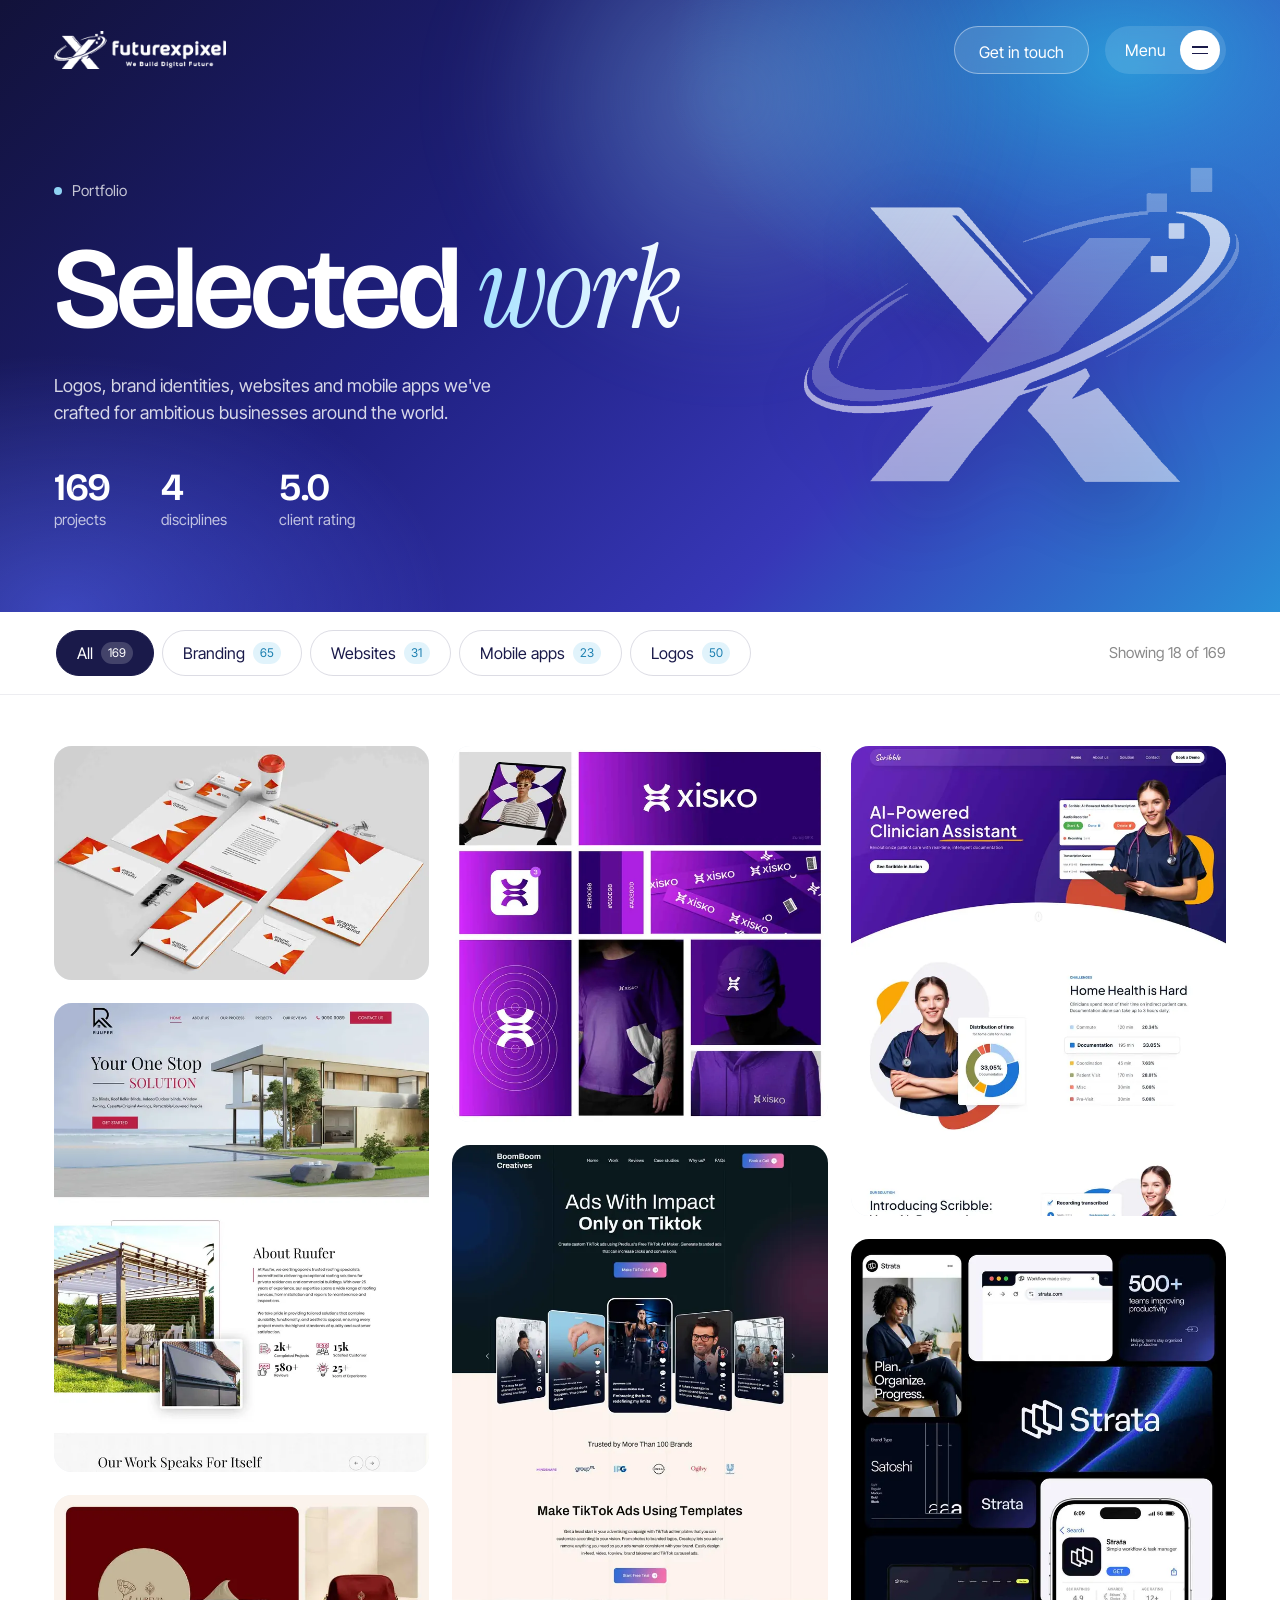
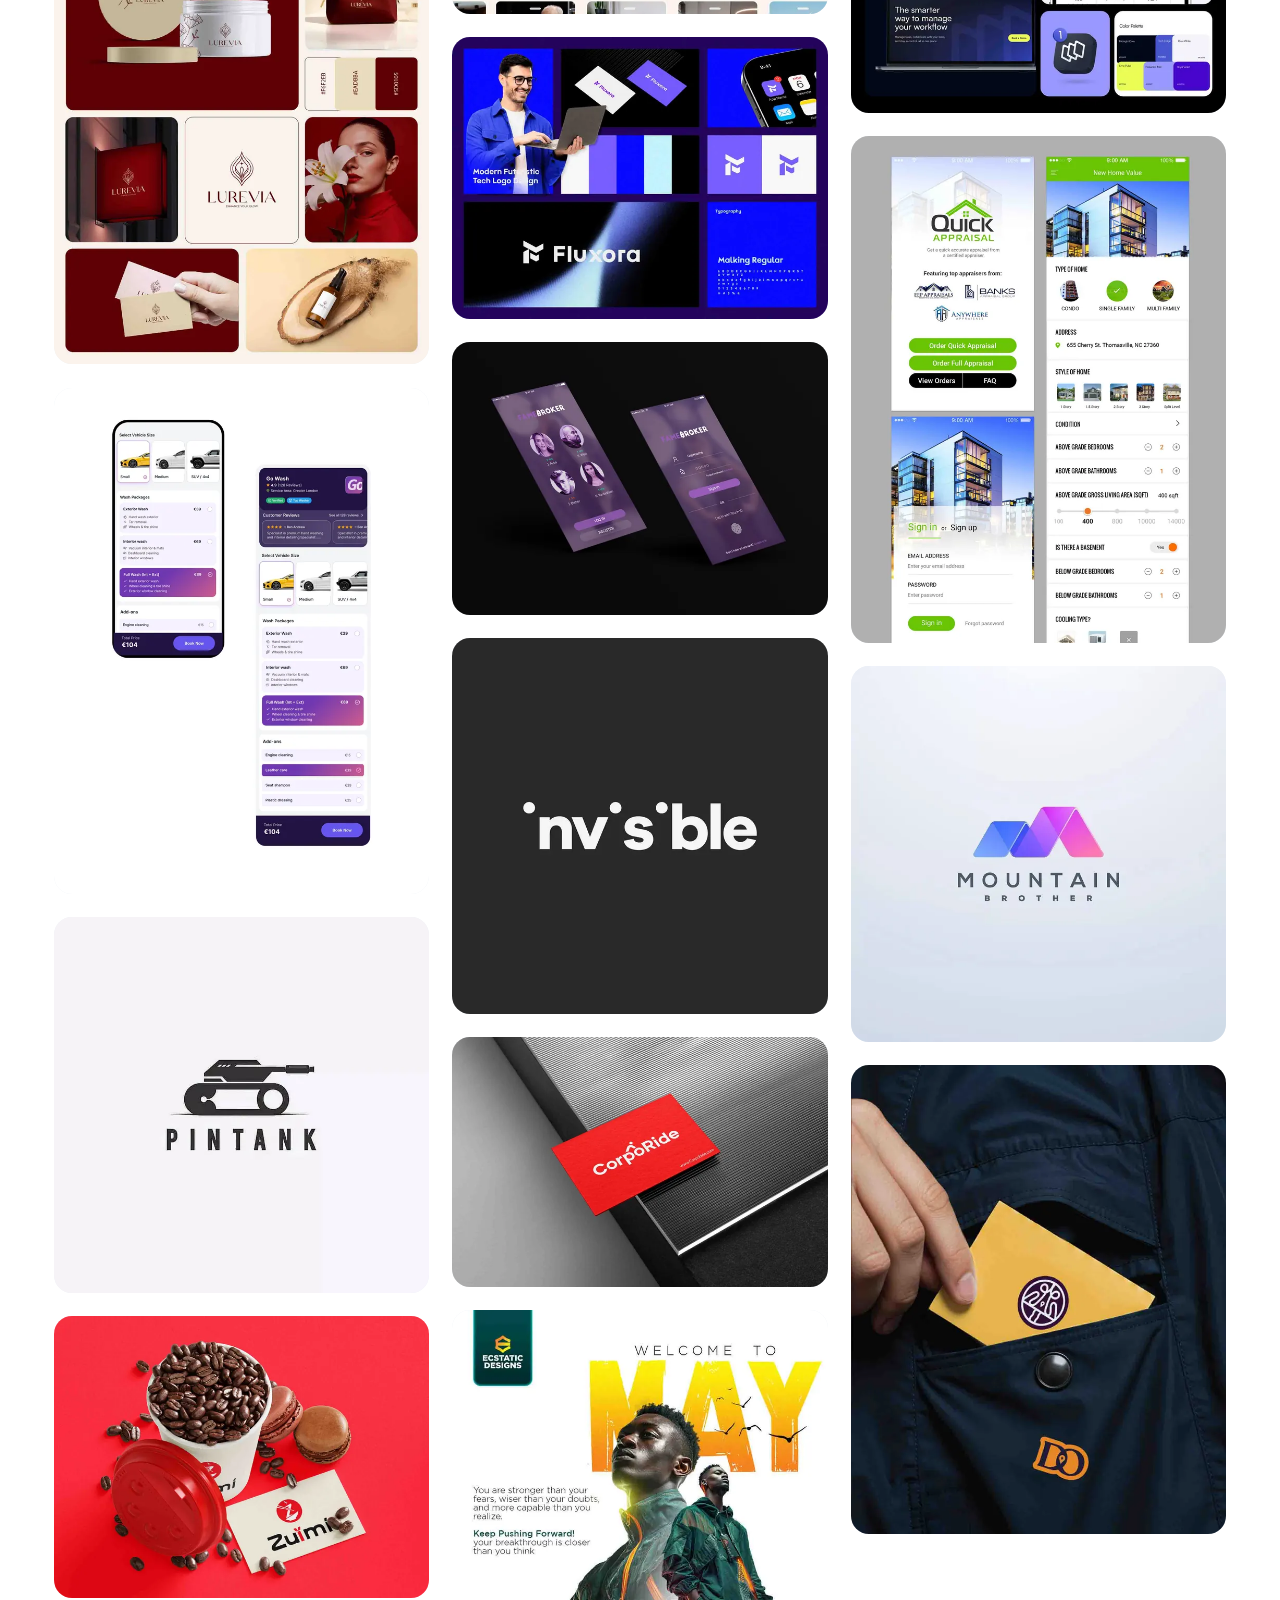
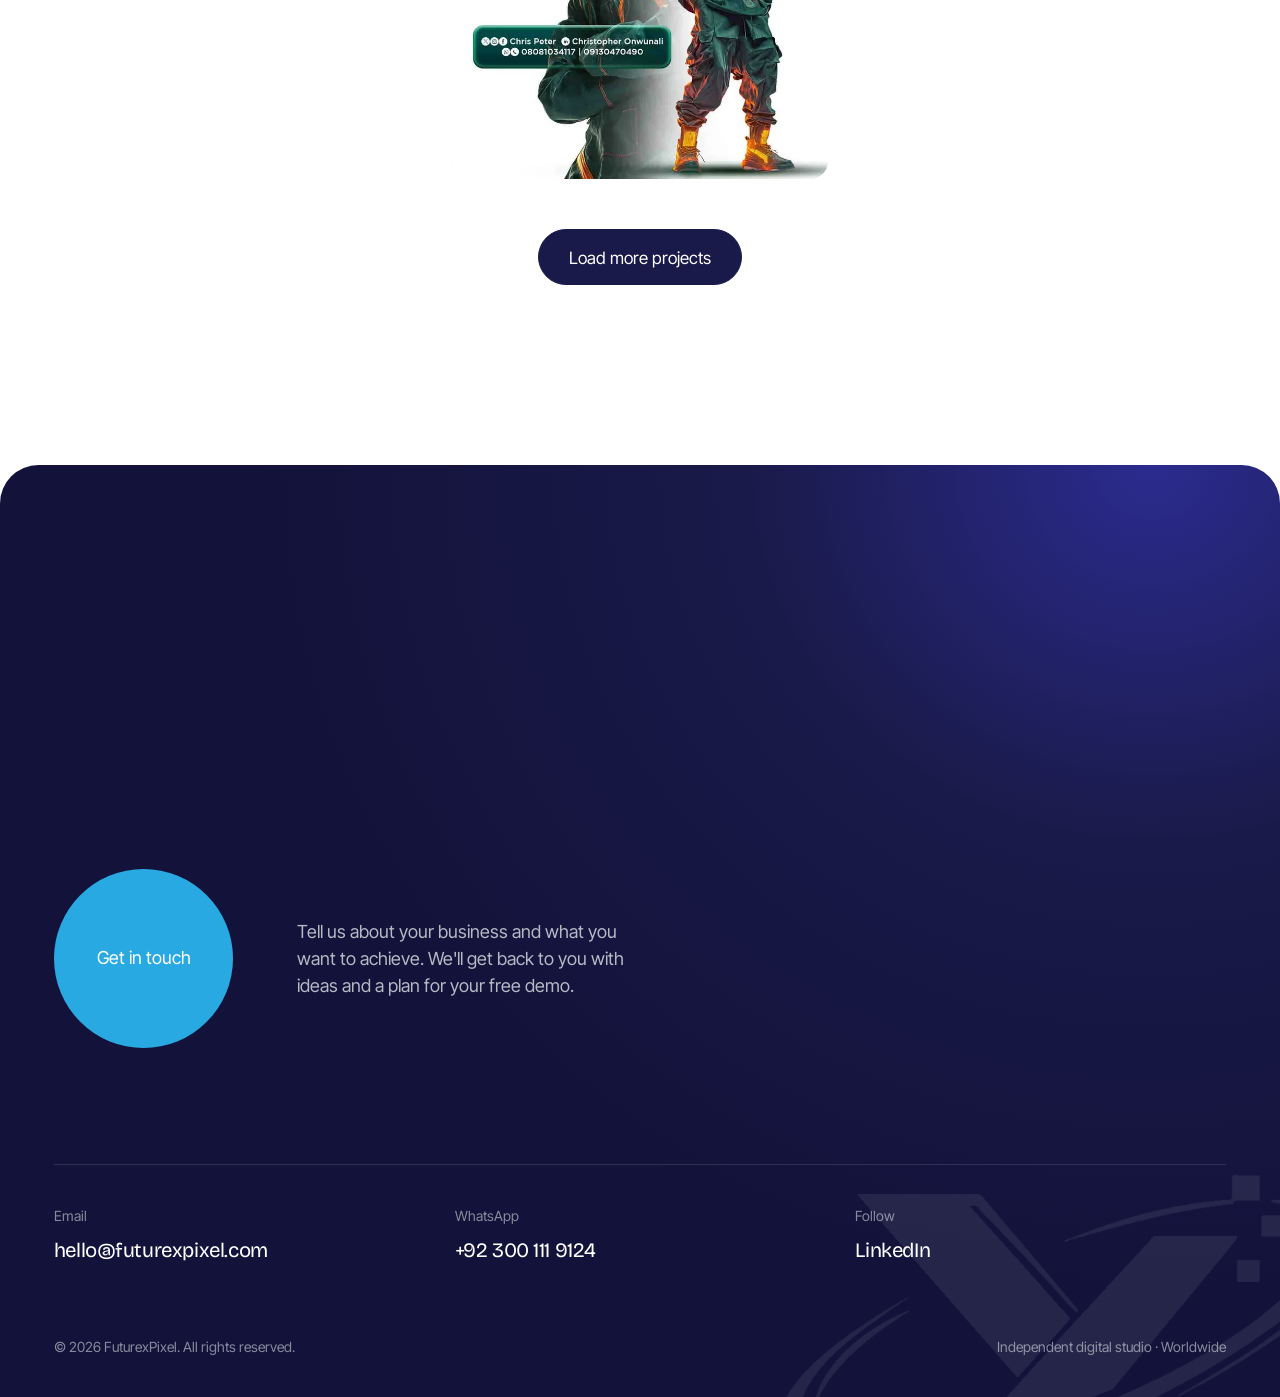
<file: portfolio.html>
<!DOCTYPE html>
<html lang="en">
<head>
<meta charset="UTF-8">
<link rel="preload" href="bricolage-grotesque-normal-ad33cbc6.woff2" as="font" type="font/woff2" crossorigin>
<link rel="preload" href="inter-tight-normal-f5af7a76.woff2" as="font" type="font/woff2" crossorigin>
<link rel="preload" href="instrument-serif-italic-bc891bdd.woff2" as="font" type="font/woff2" crossorigin>

<style id="pre-css">
#pre{position:fixed;inset:0;z-index:10000;display:grid;place-items:center;background:linear-gradient(135deg,#12123a 0%,#1f2080 45%,#3737B7 75%,#2a8fd8 100%);transition:transform 1s cubic-bezier(.77,0,.18,1)}
#pre.done{transform:translateY(-100%)}
#pre .pw{position:relative;display:grid;justify-items:center;gap:26px}
#pre .px{width:104px;height:auto;filter:brightness(0) invert(1);opacity:0;transform:scale(.4) rotate(-40deg);animation:preX .65s 0s cubic-bezier(.2,.8,.2,1) forwards}
#pre .pc{position:relative;width:170px;height:170px;display:grid;place-items:center}
#pre .pr{position:absolute;inset:0;border-radius:50%;border:1.5px solid rgba(255,255,255,.15);border-top-color:#8fd3f4;animation:preSpin 1.1s linear infinite}
#pre .pb{width:160px;height:2px;border-radius:2px;background:rgba(255,255,255,.18);overflow:hidden}
#pre .pb i{display:block;height:100%;width:0;background:linear-gradient(90deg,#8fd3f4,#fff);transition:width .3s}
#pre .pt{font:500 13px/1 "Inter Tight",Arial,sans-serif;letter-spacing:.3em;color:rgba(255,255,255,.7);text-transform:uppercase;padding-left:.3em}
@keyframes preX{to{opacity:1;transform:none}}
@keyframes preSpin{to{transform:rotate(360deg)}}
@media (prefers-reduced-motion:reduce){#pre .px{animation:none;opacity:1;transform:none}#pre .pr{animation:none}}
</style>

<meta name="viewport" content="width=device-width,initial-scale=1.0,maximum-scale=5.0,user-scalable=yes">
<meta name="google-site-verification" content="RNOLKWc8d08kr5Mu3lj3fkAYYVjPKPCxXwUdIUZVFBs" />
<title>Portfolio — FuturexPixel | Logos, Websites, Apps & Brand Identities</title>
<meta name="description" content="Browse the FuturexPixel portfolio: logo design, brand identities, websites and mobile apps created for ambitious businesses worldwide.">
<meta name="robots" content="index, follow, max-image-preview:large">
<meta name="theme-color" content="#ffffff">
<link rel="canonical" href="https://futurexpixel.com/portfolio.html">
<link rel="icon" type="image/png" href="favicon.png">
<link rel="apple-touch-icon" href="favicon.png">
<meta property="og:type" content="website">
<meta property="og:url" content="https://futurexpixel.com/portfolio.html">
<meta property="og:title" content="FuturexPixel — Independent Digital Studio">
<meta property="og:description" content="We build digital futures. Independent studio crafting world-class websites, brand identities & UI/UX experiences for ambitious brands worldwide.">
<meta property="og:image" content="og-image.jpg">
<meta name="twitter:card" content="summary_large_image">
<style id="fonts-embedded">
@font-face{font-family:"Bricolage Grotesque";font-style:normal;font-display:swap;font-weight:200 800;src:url(bricolage-grotesque-normal-ad33cbc6.woff2) format("woff2")}
@font-face{font-family:"Instrument Serif";font-style:italic;font-display:swap;font-weight:400;src:url(instrument-serif-italic-bc891bdd.woff2) format("woff2")}
@font-face{font-family:"Instrument Serif";font-style:normal;font-display:swap;font-weight:400;src:url(instrument-serif-normal-9b8dd1ec.woff2) format("woff2")}
@font-face{font-family:"Inter Tight";font-style:normal;font-display:swap;font-weight:100 900;src:url(inter-tight-normal-f5af7a76.woff2) format("woff2")}
@font-face{font-family:"Inter Tight";font-style:italic;font-display:swap;font-weight:100 900;src:url(inter-tight-italic-1f60d94a.woff2) format("woff2")}
</style>
<style>
:root{--ink:#000;--bg:#fff;--gray:#8a8a8a;--line:#e6e6e6;--soft:#f3f3f3;--brand:#3737B7;--ease:cubic-bezier(.2,.8,.2,1);--pad:clamp(20px,4.2vw,64px)}
*,*::before,*::after{box-sizing:border-box}
html{-webkit-text-size-adjust:100%}
body{margin:0;background:var(--bg);color:var(--ink);font-family:"Inter Tight",-apple-system,BlinkMacSystemFont,"Helvetica Neue",Arial,sans-serif;font-size:18px;line-height:1.5;-webkit-font-smoothing:antialiased;overflow-x:clip}
img{display:block;max-width:100%}
a{color:inherit;text-decoration:none}
button{font:inherit;color:inherit;background:none;border:0;cursor:pointer;padding:0}
::selection{background:var(--ink);color:#fff}
.wrap{padding:0 var(--pad)}
h1,h2,h3{font-weight:400;margin:0;letter-spacing:-.045em;line-height:.98}

/* ---------- cursor ---------- */
.cur{position:fixed;left:0;top:0;width:12px;height:12px;margin:-6px 0 0 -6px;border-radius:50%;background:#000;pointer-events:none;z-index:9999;
  display:grid;place-items:center;transition:width .35s var(--ease),height .35s var(--ease),margin .35s var(--ease),background .3s,opacity .3s;will-change:transform}
.cur span{font-size:14px;font-weight:500;color:#fff;opacity:0;transition:opacity .2s;white-space:nowrap}
.cur.is-link{width:56px;height:56px;margin:-28px 0 0 -28px;background:rgba(0,0,0,.08);backdrop-filter:blur(2px)}
.cur.is-text{width:108px;height:108px;margin:-54px 0 0 -54px;background:#000}.cur.is-text span{opacity:1}
.cur.is-light{background:#fff}.cur.is-light span{color:#000}
.cur.is-hidden{opacity:0}
@media (hover:none),(pointer:coarse){.cur{display:none}}

/* ---------- buttons ---------- */
.btn{position:relative;display:inline-flex;align-items:center;justify-content:center;gap:10px;height:56px;padding:0 30px;border-radius:99px;border:1px solid currentColor;font-size:17px;font-weight:400;overflow:hidden;isolation:isolate;white-space:nowrap}
.btn::before{content:"";position:absolute;left:-10%;right:-10%;top:100%;height:0;padding-bottom:120%;border-radius:50%;background:var(--ink);z-index:-1;transition:transform .55s var(--ease);transform:translateY(0)}
.btn:hover::before{transform:translateY(-78%)}
.btn .t{position:relative;display:block;overflow:hidden;height:1.25em}
.btn .t i{display:block;font-style:normal;transition:transform .45s var(--ease)}
.btn .t i:last-child{position:absolute;left:0;top:100%}
.btn:hover .t i{transform:translateY(-100%)}
.btn:hover{color:#fff;border-color:var(--ink)}
.btn.dark{background:var(--ink);color:#fff;border-color:var(--ink)}
.btn.dark::before{background:var(--brand)}.btn.dark:hover{border-color:var(--brand)}
.btn.light{color:#fff;border-color:rgba(255,255,255,.4)}.btn.light::before{background:#fff}.btn.light:hover{color:#000;border-color:#fff}
.mag{display:inline-block;will-change:transform;transition:transform .5s var(--ease)}

/* ---------- header ---------- */
.hdr{position:fixed;left:0;right:0;top:0;z-index:100;display:flex;align-items:center;justify-content:space-between;padding:26px var(--pad);transition:transform .5s var(--ease)}
.hdr.hide{transform:translateY(-110%)}
.logo img{height:38px;width:auto}
.hdr-r{display:flex;align-items:center;gap:16px}
.hdr .btn{height:48px;padding:0 24px;font-size:16px;background:rgba(255,255,255,.7);backdrop-filter:blur(10px)}
.menu-btn{display:flex;align-items:center;gap:14px;height:48px;padding:0 6px 0 20px;border-radius:99px;background:rgba(255,255,255,.7);backdrop-filter:blur(10px);font-size:16px}
.burger{width:40px;height:40px;border-radius:50%;background:#000;display:grid;place-content:center;gap:5px}
.burger i{display:block;width:16px;height:1.5px;background:#fff;transition:transform .4s var(--ease)}
.menu-open .burger i:first-child{transform:translateY(3.25px) rotate(45deg)}.menu-open .burger i:last-child{transform:translateY(-3.25px) rotate(-45deg)}

/* full-screen menu */
.menu{position:fixed;inset:0;z-index:90;background:#0a0a0a;color:#fff;display:grid;grid-template-columns:1.4fr 1fr;align-items:end;gap:40px;padding:140px var(--pad) 50px;
  clip-path:circle(0% at calc(100% - 60px) 50px);transition:clip-path .9s cubic-bezier(.77,0,.18,1);visibility:hidden}
.menu-open .menu{clip-path:circle(150% at calc(100% - 60px) 50px);visibility:visible}
.menu-open .hdr .logo img{filter:brightness(0) invert(1)}
.menu-open .menu-btn{background:rgba(255,255,255,.1);color:#fff}.menu-open .burger{background:#fff}.menu-open .burger i{background:#000}
.menu-open .hdr>.hdr-r>.btn{opacity:0;pointer-events:none}
.menu nav a{display:block;font-size:clamp(44px,7vw,104px);line-height:1.02;letter-spacing:-.045em;overflow:hidden}
.menu nav a span{display:inline-block;transform:translateY(105%);transition:transform .8s var(--ease),color .3s}
.menu-open .menu nav a span{transform:none}
.menu nav a:nth-child(2) span{transition-delay:.05s}.menu nav a:nth-child(3) span{transition-delay:.1s}.menu nav a:nth-child(4) span{transition-delay:.15s}.menu nav a:nth-child(5) span{transition-delay:.2s}
.menu nav a:hover span{color:#7c8cff;font-style:italic}
.menu-side{font-size:17px;color:#9a9a9a;display:grid;gap:34px}
.menu-side small{display:block;color:#666;font-size:14px;margin-bottom:8px}
.menu-side a{color:#fff;display:block}.menu-side a:hover{color:#7c8cff}

/* ---------- reveal ---------- */
.ln{display:block;overflow:hidden;padding-bottom:.08em;margin-bottom:-.08em}
.ln>span{display:inline-block;transform:translateY(110%);transition:transform 1.1s var(--ease)}
.in .ln>span,.ln.in>span{transform:none}
.fade{opacity:0;transform:translateY(40px);transition:opacity 1s var(--ease),transform 1s var(--ease)}
.fade.in{opacity:1;transform:none}

/* ---------- hero ---------- */
.hero{padding:clamp(150px,20vh,210px) var(--pad) 70px}
.hero h1{font-size:clamp(52px,9.4vw,168px);font-weight:400}
.hero h1 .ln:nth-child(2)>span{transition-delay:.08s}.hero h1 .ln:nth-child(3)>span{transition-delay:.16s}
.pill{display:inline-block;vertical-align:.02em;width:1.55em;height:.78em;border-radius:99px;overflow:hidden;position:relative;margin:0 .06em;background:#eee}
.pill img{position:absolute;inset:0;width:100%;height:100%;object-fit:cover;opacity:0;transition:opacity .7s}.pill img.on{opacity:1}
.hero h1 em{font-style:italic;font-weight:300}
.hero-b{display:grid;grid-template-columns:1fr auto;align-items:end;gap:40px;margin-top:clamp(40px,6vh,70px)}
.hero-b p{font-size:clamp(18px,1.6vw,23px);line-height:1.45;max-width:30ch;margin:0;color:#111}
.hero-b .avail{display:flex;align-items:center;gap:10px;font-size:15px;color:var(--gray);margin-bottom:18px}
.hero-b .avail i{width:8px;height:8px;border-radius:50%;background:#1fbf5b;box-shadow:0 0 0 4px rgba(31,191,91,.18);animation:blink 2s infinite}
@keyframes blink{50%{box-shadow:0 0 0 8px rgba(31,191,91,0)}}
.hero-b .btns{display:flex;gap:12px}

/* showreel */
.reel-sec{padding:0 var(--pad);margin-top:clamp(40px,5vw,70px)}
.reel{position:relative;width:100%;aspect-ratio:16/9;border-radius:clamp(16px,2vw,28px);overflow:hidden;background:#111;transform-origin:50% 0;will-change:transform}
.reel img{position:absolute;inset:0;width:100%;height:100%;object-fit:cover;opacity:0;transform:scale(1.08);transition:opacity 1s ease,transform 5s linear}
.reel img.on{opacity:1;transform:scale(1)}
.reel .cap{position:absolute;left:28px;bottom:24px;color:#fff;font-size:15px;display:flex;gap:10px;align-items:center;z-index:2;text-shadow:0 1px 10px rgba(0,0,0,.4)}
.reel .cap b{font-weight:500}
.reel::after{content:"";position:absolute;inset:0;background:linear-gradient(transparent 70%,rgba(0,0,0,.35))}

/* ---------- sections ---------- */
.sec{padding:clamp(100px,14vw,200px) var(--pad) 0}
.lead{font-size:clamp(28px,3.6vw,56px);line-height:1.12;letter-spacing:-.035em;max-width:24ch;font-weight:400}
.lead .ln{display:inline;overflow:visible;padding:0;margin:0}.lead .ln>span{display:inline;transform:none}
.lead em{font-style:italic;font-weight:300;color:var(--gray)}
.eyebrow{display:flex;align-items:center;gap:10px;font-size:15px;color:var(--gray);margin-bottom:28px}
.eyebrow::before{content:"";width:8px;height:8px;border-radius:50%;background:var(--brand)}
.split{display:grid;grid-template-columns:1fr 2.2fr;gap:40px}

/* services list with hover image */
.svc{margin-top:clamp(60px,8vw,110px);border-top:1px solid var(--line)}
.svc a{position:relative;display:grid;grid-template-columns:90px 1fr auto;align-items:center;gap:20px;padding:clamp(22px,2.6vw,38px) 0;border-bottom:1px solid var(--line)}
.svc .n{font-size:15px;color:var(--gray)}
.svc h3{font-size:clamp(34px,5.4vw,88px);transition:transform .6s var(--ease),color .4s}
.svc p{margin:0;font-size:16px;color:var(--gray);max-width:28ch;text-align:right;transition:opacity .4s}
.svc a::after{content:"";position:absolute;left:0;right:0;bottom:-1px;height:1px;background:#000;transform:scaleX(0);transform-origin:left;transition:transform .7s var(--ease)}
.svc a:hover::after{transform:scaleX(1)}
.svc a:hover h3{transform:translateX(24px)}
.svc-float{position:fixed;left:0;top:0;width:280px;height:350px;border-radius:18px;overflow:hidden;pointer-events:none;z-index:50;opacity:0;transform:scale(.6);transition:opacity .35s,transform .45s var(--ease)}
.svc-float.show{opacity:1;transform:scale(1)}
.svc-float img{position:absolute;inset:0;width:100%;height:100%;object-fit:cover;opacity:0;transition:opacity .35s}
.svc-float img.on{opacity:1}

/* marquee */
.mq{padding:clamp(90px,11vw,160px) 0 0;overflow:hidden;white-space:nowrap}
.mq-t{display:inline-flex;gap:.5em;font-size:clamp(60px,11vw,190px);letter-spacing:-.05em;line-height:1;will-change:transform}
.mq-t span{display:inline-flex;align-items:center;gap:.5em}
.mq-t em{font-style:italic;font-weight:300;color:var(--gray)}
.mq-t i{display:inline-block;width:.5em;height:.5em;border-radius:50%;background:var(--brand)}

/* work */
.work-h{display:flex;justify-content:space-between;align-items:flex-end;gap:30px;margin-bottom:clamp(40px,5vw,70px)}
.work-h h2{font-size:clamp(46px,7vw,120px)}
.grid{display:grid;grid-template-columns:1fr 1fr;gap:clamp(24px,3vw,48px);align-items:start}
.grid .card:nth-child(even){margin-top:clamp(60px,10vw,160px)}
.card .img{position:relative;border-radius:clamp(14px,1.6vw,24px);overflow:hidden;aspect-ratio:4/3;background:var(--soft)}
.card .img img{width:100%;height:115%;object-fit:cover;transition:transform 1s var(--ease);will-change:transform}
.card:hover .img img{transform:scale(1.05)}
.card h3{font-size:clamp(22px,2vw,30px);letter-spacing:-.03em;margin-top:22px;line-height:1.15}
.tags{display:flex;flex-wrap:wrap;gap:8px;margin-top:14px}
.tags span{font-size:14px;padding:6px 14px;border:1px solid var(--line);border-radius:99px;color:#444}
.center{text-align:center;margin-top:clamp(60px,7vw,100px)}

/* stats */
.stats{display:grid;grid-template-columns:repeat(4,1fr);border-top:1px solid var(--line);margin-top:clamp(50px,6vw,80px)}
.stat{padding:34px 24px 0 0}
.stat b{display:block;font-size:clamp(52px,6vw,100px);font-weight:400;letter-spacing:-.05em;line-height:1}
.stat>span{display:block;font-size:16px;color:var(--gray);margin-top:12px;max-width:20ch}

/* process */
.proc{display:grid;grid-template-columns:repeat(4,1fr);gap:18px;margin-top:clamp(50px,6vw,80px)}
.step{background:var(--soft);border-radius:24px;padding:30px 28px 34px;min-height:320px;display:flex;flex-direction:column;transition:background .5s var(--ease),color .5s}
.step:hover{background:#000;color:#fff}
.step .k{font-size:15px;color:var(--gray)}
.step h3{font-size:clamp(28px,2.4vw,38px);margin:auto 0 14px}
.step p{margin:0;font-size:16px;color:#666;transition:color .5s}.step:hover p{color:#aaa}

/* testimonials */
.testi{display:grid;grid-template-columns:1fr 2.2fr;gap:40px;margin-top:10px}
.tq{position:relative;min-height:clamp(260px,24vw,340px)}
.tq blockquote{position:absolute;inset:0;margin:0;opacity:0;transform:translateY(30px);transition:opacity .6s,transform .8s var(--ease);pointer-events:none}
.tq blockquote.on{opacity:1;transform:none;pointer-events:auto}
.tq p{font-size:clamp(26px,3vw,46px);line-height:1.18;letter-spacing:-.03em;margin:0 0 30px}
.tq cite{display:flex;align-items:center;gap:14px;font-style:normal;font-size:16px}
.tq cite i{width:48px;height:48px;border-radius:50%;background:#000;color:#fff;display:grid;place-items:center;font-style:normal;font-size:15px}
.tq cite small{display:block;color:var(--gray)}
.tnav{display:flex;gap:10px;margin-top:40px}
.tnav button{width:56px;height:56px;border-radius:50%;border:1px solid var(--line);font-size:20px;transition:background .3s,color .3s}
.tnav button:hover{background:#000;color:#fff}
.tcount{font-size:15px;color:var(--gray);margin-top:20px}

/* faq */
.faq{border-top:1px solid var(--line);margin-top:10px}
.faq details{border-bottom:1px solid var(--line)}
.faq summary{list-style:none;display:flex;justify-content:space-between;align-items:center;gap:20px;padding:28px 0;font-size:clamp(20px,1.9vw,28px);letter-spacing:-.02em;cursor:pointer}
.faq summary::-webkit-details-marker{display:none}
.faq summary b{flex:none;width:44px;height:44px;border-radius:50%;border:1px solid var(--line);position:relative;transition:transform .5s var(--ease),background .3s}
.faq summary b::before,.faq summary b::after{content:"";position:absolute;left:50%;top:50%;width:14px;height:1.5px;background:currentColor;transform:translate(-50%,-50%)}
.faq summary b::after{transform:translate(-50%,-50%) rotate(90deg)}
.faq details[open] summary b{transform:rotate(45deg);background:#000;color:#fff}
.faq details p{margin:0 0 30px;max-width:62ch;color:#555;font-size:17px}

/* footer cta */
.foot{margin-top:clamp(110px,14vw,200px);background:#0a0a0a;color:#fff;border-radius:clamp(24px,3vw,44px) clamp(24px,3vw,44px) 0 0;padding:clamp(80px,10vw,150px) var(--pad) 40px;position:relative;overflow:hidden}
.foot h2{font-size:clamp(52px,9vw,160px);max-width:11ch}
.foot h2 em{font-style:italic;font-weight:300;color:#8d8d8d}
.foot-cta{display:flex;align-items:center;gap:clamp(24px,5vw,80px);margin-top:50px;flex-wrap:wrap}
.foot-cta p{max-width:34ch;color:#9a9a9a;margin:0}
.big-btn{width:clamp(150px,14vw,210px);height:clamp(150px,14vw,210px);border-radius:50%;background:var(--brand);color:#fff;display:grid;place-items:center;font-size:clamp(17px,1.4vw,21px);position:relative;overflow:hidden;isolation:isolate}
.big-btn::before{content:"";position:absolute;inset:0;border-radius:50%;background:#fff;transform:scale(0);transition:transform .6s var(--ease);z-index:-1}
.big-btn:hover::before{transform:scale(1)}.big-btn:hover{color:#000}
.foot-grid{display:grid;grid-template-columns:repeat(3,1fr);gap:30px;margin-top:clamp(70px,9vw,120px);padding-top:40px;border-top:1px solid #222}
.foot-grid small{display:block;font-size:14px;color:#666;margin-bottom:10px}
.foot-grid a{display:block;font-size:clamp(18px,1.6vw,24px);letter-spacing:-.02em;width:fit-content;background:linear-gradient(#fff,#fff) 0 100%/0 1px no-repeat;transition:background-size .5s var(--ease)}
.foot-grid a:hover{background-size:100% 1px}
.copy{display:flex;justify-content:space-between;gap:20px;margin-top:70px;font-size:14px;color:#666;flex-wrap:wrap}
.foot-x{position:absolute;right:-6%;bottom:-18%;width:46%;opacity:.06;filter:brightness(0) invert(1);pointer-events:none}

/* ---------- responsive ---------- */
@media (max-width:900px){
  .hdr{padding:18px var(--pad)}.hdr .hdr-r>.mag{display:none}.menu-btn .lbl{display:none}.menu-btn{padding:4px}
  .menu{grid-template-columns:1fr;align-items:start;padding-top:120px}
  .hero-b{grid-template-columns:1fr}
  .split,.testi{grid-template-columns:1fr;gap:20px}
  .svc a{grid-template-columns:40px 1fr}.svc p{display:none}
  .grid{grid-template-columns:1fr}.grid .card:nth-child(even){margin-top:0}
  .stats{grid-template-columns:1fr 1fr}.proc{grid-template-columns:1fr 1fr}.step{min-height:240px}
  .foot-grid{grid-template-columns:1fr}
  .work-h{flex-direction:column;align-items:flex-start}
}
@media (max-width:560px){.proc{grid-template-columns:1fr}.hero-b .btns{flex-direction:column;align-items:stretch}.btn{height:52px}}
@media (prefers-reduced-motion:reduce){
  *{transition-duration:.01ms!important;animation:none!important}
  .ln>span{transform:none}.fade{opacity:1;transform:none}
}
</style>
<style id="brand-layer">
/* ===== brand colours from the FuturexPixel logo + hero X ===== */
:root{--navy:#1a1a4a;--navy2:#12123a;--cyan:#29a9e1;--brand:#3737B7}
::selection{background:var(--cyan);color:#fff}
.cur{background:var(--navy)}.cur.is-link{background:rgba(41,169,225,.18)}.cur.is-text{background:var(--navy)}.cur.is-light{background:#fff}
.btn::before{background:var(--navy)}.btn:hover{border-color:var(--navy)}
.btn.dark{background:var(--navy);border-color:var(--navy)}.btn.dark::before{background:var(--cyan)}.btn.dark:hover{border-color:var(--cyan)}
.burger{background:var(--navy)}
.menu{background:radial-gradient(90% 80% at 85% 10%,#2b2b8f 0%,var(--navy) 45%,var(--navy2) 100%)}
.menu nav a:hover span,.menu-side a:hover{color:var(--cyan)}
.hero{position:relative;overflow-x:clip}
.hero h1{font-size:clamp(50px,8.6vw,156px);line-height:1.06;position:relative;z-index:2}
.hero h1 em,.foot h2 em{background:linear-gradient(95deg,var(--cyan) 0%,var(--brand) 70%);-webkit-background-clip:text;background-clip:text;color:transparent;padding-right:.08em}
.pill{height:.7em;width:1.4em;vertical-align:.04em;margin:0 .04em 0 0;box-shadow:0 10px 30px -10px rgba(26,26,74,.35)}
.hero-b{position:relative;z-index:2}
.eyebrow{color:var(--navy)}.eyebrow::before{background:var(--cyan)}
.lead{color:var(--navy)}.lead em{color:var(--cyan)}
.svc a::after{background:var(--cyan)}.svc a:hover h3{color:var(--brand)}.svc .n{color:var(--cyan)}
.mq-t{color:var(--navy)}.mq-t em{color:var(--cyan)}.mq-t i{background:linear-gradient(135deg,var(--cyan),var(--brand))}
.work-h h2,.hero h1{color:var(--navy)}
.card:hover h3{color:var(--brand)}.card h3{transition:color .3s}
.tags span{border-color:rgba(41,169,225,.35);color:var(--navy)}
.stat b{background:linear-gradient(135deg,var(--navy),var(--brand) 55%,var(--cyan));-webkit-background-clip:text;background-clip:text;color:transparent}
.stats{border-color:rgba(26,26,74,.12)}
.step{background:#f1f6fb}.step .k{color:var(--cyan)}.step:hover{background:var(--navy)}
.tq p{color:var(--navy)}.tq cite i{background:linear-gradient(135deg,var(--brand),var(--cyan))}
.tnav button:hover{background:var(--navy);border-color:var(--navy)}
.faq summary{color:var(--navy)}.faq details[open] summary b{background:var(--cyan);border-color:var(--cyan)}
.foot{background:radial-gradient(70% 90% at 90% 0%,#2b2b8f 0%,var(--navy) 45%,var(--navy2) 100%)}
.foot h2 em{padding-right:.1em}
.big-btn{background:var(--cyan)}.big-btn::before{background:#fff}
.foot-grid{border-color:rgba(255,255,255,.12)}.foot-grid small,.copy{color:rgba(255,255,255,.5)}.foot-cta p{color:rgba(255,255,255,.7)}
.foot-x{opacity:.08}

/* hero X */
.hx{position:absolute;right:calc(var(--pad) - 1vw);top:clamp(110px,14vh,160px);width:min(38vw,580px);aspect-ratio:1;z-index:1;pointer-events:none;perspective:1000px}
.hx-blob{position:absolute;inset:12%;background:linear-gradient(135deg,#29a9e1 0%,#3737B7 60%,#1a1a4a 100%);opacity:.18;filter:blur(40px);border-radius:42% 58% 63% 37%/45% 38% 62% 55%;animation:hxMorph 14s ease-in-out infinite}
.hx-blob.b2{inset:22%;background:linear-gradient(315deg,#29a9e1,#8fd3f4);opacity:.22;animation-duration:10s;animation-direction:reverse}
@keyframes hxMorph{0%,100%{border-radius:42% 58% 63% 37%/45% 38% 62% 55%;transform:rotate(0) scale(1)}33%{border-radius:63% 37% 41% 59%/58% 52% 48% 42%;transform:rotate(60deg) scale(1.06)}66%{border-radius:38% 62% 55% 45%/40% 60% 40% 60%;transform:rotate(120deg) scale(.96)}}
.hx-px{position:absolute;inset:-10%;width:120%;height:120%}
.hx-tilt{position:absolute;inset:0;transform-style:preserve-3d;will-change:transform}
.hx-x{position:absolute;left:8%;top:21%;width:84%;opacity:1;filter:drop-shadow(0 30px 34px rgba(26,26,74,.2));animation:hxIn 1.5s .25s cubic-bezier(.16,1,.3,1) both}
@keyframes hxIn{from{opacity:0;transform:translateY(40px) scale(.85);filter:blur(12px) drop-shadow(0 30px 34px rgba(26,26,74,.2))}to{opacity:1;transform:none}}
.hx-shadow{position:absolute;left:24%;right:24%;bottom:8%;height:7%;border-radius:50%;background:radial-gradient(closest-side,rgba(26,26,74,.22),transparent);filter:blur(6px);will-change:transform,opacity}
@media (max-width:900px){.hero{display:flex;flex-direction:column;padding-top:110px}.hero h1{order:1}.hx{order:2;position:relative;right:auto;top:auto;width:82%;margin:10px auto 0}.hero-b{order:3;margin-top:10px}}
@media (prefers-reduced-motion:reduce){.hx *{animation:none!important}}
</style>
<style id="type-menu-v2">
/* stylish type: Bricolage Grotesque display + Instrument Serif italic accents */
.hero h1,.lead,.svc h3,.mq-t,.work-h h2,.card h3,.stat b,.step h3,.tq p,.faq summary,.foot h2,.menu nav a,.foot-grid a{font-family:"Bricolage Grotesque","Inter Tight",sans-serif;font-optical-sizing:auto}
.hero h1{font-weight:600;letter-spacing:-.055em;line-height:1.02}
.work-h h2,.foot h2{font-weight:600;letter-spacing:-.035em}
.svc h3{font-weight:500;letter-spacing:-.035em}
.lead{font-weight:500;letter-spacing:-.035em}
.stat b{font-weight:600}.step h3{font-weight:600}.card h3{font-weight:500;letter-spacing:-.03em}
.mq-t{font-weight:600}.menu nav a{font-weight:600}
.hero h1 em,.lead em,.foot h2 em,.mq-t em,.tq p em{font-family:"Instrument Serif",Georgia,serif;font-style:italic;font-weight:400;letter-spacing:-.02em}
.hero h1 em{font-size:1.08em;padding-right:.06em}
/* menu: pure black */
.menu{background:#000!important}
.menu-open .hdr .logo img{filter:brightness(0) invert(1)!important}
.menu nav a span{color:#fff}
.menu-open .hdr .hdr-r>.mag{opacity:0;pointer-events:none;transition:opacity .3s}
.menu-btn{transition:background .3s,color .3s}
.menu nav a:hover span{font-family:"Instrument Serif",Georgia,serif;font-weight:400;font-style:italic;letter-spacing:-.02em}
/* showreel sits a bit lower */
.reel-sec{margin-top:clamp(80px,9vw,140px)!important}
</style>
</head>
<body>
<div id="pre" aria-hidden="true"><div class="pw"><div class="pc"><div class="pr"></div><img class="px" src="loader-x.webp" width="104" height="75" alt=""></div><div class="pb"><i id="preBar"></i></div><div class="pt">FuturexPixel</div></div></div>
<script>(function(){var b=document.getElementById('preBar'),p=0,t0=Date.now(),iv=setInterval(function(){p=Math.min(p+(90-p)*.08,90);b.style.width=p+'%'},80);
function done(){if(done.d)return;done.d=1;var wait=Math.max(0,1300-(Date.now()-t0));setTimeout(function(){clearInterval(iv);b.style.width='100%';setTimeout(function(){var el=document.getElementById('pre');el.classList.add('done');document.documentElement.classList.add('loaded');setTimeout(function(){el.remove()},1100)},250)},wait)}
if(document.readyState==='complete')done();else addEventListener('load',done);setTimeout(done,2500)})();</script>
<div class="cur" id="cur"><span></span></div>
<header class="hdr" id="hdr">
  <a href="index.html" class="logo" aria-label="FuturexPixel home"><img src="logo.webp" alt="FuturexPixel" width="170" height="40"></a>
  <div class="hdr-r">
    <span class="mag"><a href="#contact" class="btn"><span class="t"><i>Get in touch</i><i>Get in touch</i></span></a></span>
    <button class="menu-btn" id="menuBtn" aria-expanded="false" aria-controls="menu"><span class="lbl">Menu</span><span class="burger"><i></i><i></i></span></button>
  </div>
</header>
<div class="menu" id="menu" aria-hidden="true">
  <nav>
    <a href="index.html"><span>Home</span></a>
    <a href="index.html#services"><span>Services</span></a>
    <a href="index.html#work"><span>Work</span></a>
    <a href="portfolio.html"><span>Portfolio</span></a>
    <a href="#contact"><span>Contact</span></a>
  </nav>
  <div class="menu-side">
    <div><small>Email</small><a href="mailto:hello@futurexpixel.com">hello@futurexpixel.com</a></div>
    <div><small>WhatsApp</small><a href="https://wa.me/923001119124" target="_blank" rel="noopener">+92 300 111 9124</a></div>
    <div><small>Social</small><a href="https://linkedin.com/in/futurexpixel" target="_blank" rel="noopener">LinkedIn</a></div>
  </div>
</div>

<style id="portfolio">
/* ===== portfolio page ===== */
.pf-hero{position:relative;overflow:hidden;color:#fff;padding:clamp(150px,20vh,200px) var(--pad) clamp(70px,9vh,110px);isolation:isolate;
  background:radial-gradient(60% 80% at 88% 10%,rgba(41,169,225,.85) 0%,rgba(41,169,225,0) 60%),radial-gradient(50% 70% at 5% 100%,rgba(90,110,255,.5) 0%,rgba(90,110,255,0) 60%),linear-gradient(135deg,#12123a 0%,#1f2080 40%,#3737B7 70%,#2a8fd8 100%)}
.pf-hero::after{content:"";position:absolute;width:44vw;height:44vw;left:35%;top:-30%;border-radius:50%;background:radial-gradient(circle,rgba(143,211,244,.4),transparent 65%);filter:blur(40px);z-index:-1;animation:hgDrift 16s ease-in-out infinite alternate;pointer-events:none}
@keyframes hgDrift{to{transform:translate(14vw,10vh) scale(1.15)}}
.pf-x{position:absolute;right:calc(var(--pad) - 1vw);top:50%;width:min(34vw,440px);transform:translateY(-44%);opacity:.8;z-index:-1;filter:drop-shadow(0 24px 40px rgba(8,10,60,.35));pointer-events:none}
.pf-hero .eyebrow{color:rgba(255,255,255,.75)}.pf-hero .eyebrow::before{background:#8fd3f4}
.pf-hero h1{font-family:"Bricolage Grotesque","Inter Tight",sans-serif;font-weight:600;font-size:clamp(54px,9vw,150px);letter-spacing:-.035em;line-height:1;color:#fff;max-width:60%}
.pf-hero h1 em{font-family:"Instrument Serif",Georgia,serif;font-style:italic;font-weight:400;letter-spacing:-.02em;background:linear-gradient(95deg,#9fe0ff 0%,#d8f2ff 55%,#fff 100%);-webkit-background-clip:text;background-clip:text;color:transparent;padding-right:.08em}
.pf-hero p{max-width:44ch;margin:26px 0 0;font-size:clamp(17px,1.4vw,21px);color:rgba(255,255,255,.82)}
.pf-stats{display:flex;gap:clamp(24px,4vw,60px);margin-top:40px;flex-wrap:wrap}
.pf-stats div{font-size:15px;color:rgba(255,255,255,.7)}
.pf-stats b{display:block;font-family:"Bricolage Grotesque",sans-serif;font-size:clamp(30px,3vw,44px);font-weight:600;color:#fff;letter-spacing:-.03em;line-height:1.1}
.on-hero .hdr .logo img{filter:brightness(0) invert(1)}
.on-hero .hdr .btn{background:rgba(255,255,255,.12);color:#fff;border-color:rgba(255,255,255,.4)}
.on-hero .hdr .btn::before{background:#fff}.on-hero .hdr .btn:hover{color:var(--navy)}
.on-hero .menu-btn{background:rgba(255,255,255,.12);color:#fff}.on-hero .burger{background:#fff}.on-hero .burger i{background:var(--navy)}
.menu-open .menu-btn{background:rgba(255,255,255,.1);color:#fff}
.menu-open .hdr .hdr-r>.mag{opacity:0;pointer-events:none}

/* filters */
.pf-bar{position:sticky;top:0;z-index:40;background:rgba(255,255,255,.86);backdrop-filter:blur(14px);-webkit-backdrop-filter:blur(14px);border-bottom:1px solid rgba(26,26,74,.08)}
.pf-bar .in{display:flex;align-items:center;justify-content:space-between;gap:20px;padding:16px var(--pad)}
.filters{display:flex;gap:8px;overflow-x:auto;scrollbar-width:none;padding:2px}
.filters::-webkit-scrollbar{display:none}
.filters button{flex:none;display:inline-flex;align-items:center;gap:8px;height:46px;padding:0 20px;border-radius:99px;border:1px solid rgba(26,26,74,.15);font-size:16px;color:var(--navy);transition:background .3s,color .3s,border-color .3s}
.filters button small{font-size:12px;min-width:26px;height:22px;padding:0 7px;border-radius:99px;background:rgba(41,169,225,.14);color:#1b7fb0;display:grid;place-items:center;transition:background .3s,color .3s}
.filters button:hover{border-color:var(--navy)}
.filters button[aria-pressed="true"]{background:var(--navy);border-color:var(--navy);color:#fff}
.filters button[aria-pressed="true"] small{background:rgba(255,255,255,.18);color:#fff}
.pf-count{font-size:15px;color:var(--gray);white-space:nowrap}

/* masonry grid */
.pf-grid{columns:3;column-gap:clamp(16px,1.8vw,28px);padding:clamp(34px,4vw,60px) var(--pad) 0}
.pf-card{display:block;width:100%;break-inside:avoid;margin:0 0 clamp(16px,1.8vw,28px);position:relative;border-radius:clamp(14px,1.4vw,22px);overflow:hidden;background:#eef3f8;cursor:pointer;text-align:left;
  opacity:0;transform:translateY(40px);transition:opacity .8s var(--ease),transform .8s var(--ease)}
.pf-card.in{opacity:1;transform:none}
.pf-card img{width:100%;height:100%;object-fit:cover;object-position:top center;display:block;transition:transform 1s var(--ease),opacity .6s;opacity:0}
.pf-card img.ok{opacity:1}
.pf-card:hover img{transform:scale(1.05)}
.pf-card .lab{position:absolute;left:14px;bottom:14px;display:inline-flex;align-items:center;gap:8px;padding:8px 14px;border-radius:99px;background:rgba(255,255,255,.92);backdrop-filter:blur(6px);font-size:14px;color:var(--navy);
  transform:translateY(12px);opacity:0;transition:transform .45s var(--ease),opacity .35s}
.pf-card .lab i{width:7px;height:7px;border-radius:50%;background:var(--cyan)}
.pf-card:hover .lab,.pf-card:focus-visible .lab{transform:none;opacity:1}
.pf-card:focus-visible{outline:3px solid var(--cyan);outline-offset:3px}
.pf-card.hide{display:none}
.pf-more{text-align:center;padding:clamp(30px,4vw,50px) var(--pad) 0}
.pf-more .btn[hidden]{display:none}

/* lightbox */
.lb{position:fixed;inset:0;z-index:9000;background:rgba(6,7,30,.94);display:grid;grid-template-rows:auto 1fr;opacity:0;visibility:hidden;transition:opacity .4s,visibility .4s}
.lb.open{opacity:1;visibility:visible}
.lb-top{display:flex;align-items:center;justify-content:space-between;gap:16px;padding:18px var(--pad);color:#fff}
.lb-top .t{font-size:15px;color:rgba(255,255,255,.7)}.lb-top .t b{color:#fff;font-weight:500;margin-right:10px}
.lb-btns{display:flex;gap:10px}
.lb-btns button{width:50px;height:50px;border-radius:50%;border:1px solid rgba(255,255,255,.25);color:#fff;font-size:20px;display:grid;place-items:center;transition:background .3s,color .3s}
.lb-btns button:hover{background:#fff;color:var(--navy)}
.lb-stage{overflow:auto;display:flex;justify-content:center;align-items:flex-start;padding:0 var(--pad) 40px;overscroll-behavior:contain}
.lb-stage img{max-width:min(1200px,100%);height:auto;border-radius:14px;margin:auto;transform:scale(.97);opacity:0;transition:transform .5s var(--ease),opacity .4s}
.lb-stage img.ok{transform:none;opacity:1}
.lb-stage.fit img{max-height:calc(100vh - 110px);width:auto}
.lb-hint{position:fixed;left:50%;bottom:18px;transform:translateX(-50%);font-size:13px;color:rgba(255,255,255,.5);pointer-events:none}

@media (max-width:1000px){.pf-grid{columns:2}.pf-hero h1{max-width:none}.pf-x{opacity:.35;width:60vw;right:-10vw}}
@media (max-width:560px){.pf-grid{columns:1}.pf-bar .in{flex-direction:column;align-items:stretch;gap:10px}.pf-count{display:none}.filters button{height:42px;padding:0 16px;font-size:15px}}
@media (max-width:900px){.hdr{padding:18px var(--pad)}.hdr .hdr-r>.mag{display:none}}
@media (prefers-reduced-motion:reduce){.pf-card{opacity:1;transform:none}.pf-hero::after{animation:none}}
</style>

<main id="top">
<section class="pf-hero">
  <img class="pf-x" src="pf-x.png" alt="" aria-hidden="true">
  <div class="eyebrow">Portfolio</div>
  <h1>Selected <em>work</em></h1>
  <p>Logos, brand identities, websites and mobile apps we've crafted for ambitious businesses around the world.</p>
  <div class="pf-stats">
    <div><b id="stTotal">169</b>projects</div>
    <div><b>4</b>disciplines</div>
    <div><b>5.0</b>client rating</div>
  </div>
</section>

<div class="pf-bar"><div class="in">
  <div class="filters" id="filters" role="toolbar" aria-label="Filter projects">
    <button aria-pressed="true" data-f="all">All <small data-c="all"></small></button>
    <button aria-pressed="false" data-f="brand">Branding <small data-c="brand"></small></button>
    <button aria-pressed="false" data-f="web">Websites <small data-c="web"></small></button>
    <button aria-pressed="false" data-f="app">Mobile apps <small data-c="app"></small></button>
    <button aria-pressed="false" data-f="logo">Logos <small data-c="logo"></small></button>
  </div>
  <div class="pf-count" id="pfCount"></div>
</div></div>

<section class="pf-grid" id="grid" aria-live="polite"></section>
<div class="pf-more"><span class="mag"><button class="btn dark" id="more"><span class="t"><i>Load more projects</i><i>Load more projects</i></span></button></span></div>
</main>

<div class="lb" id="lb" role="dialog" aria-modal="true" aria-label="Project preview" aria-hidden="true">
  <div class="lb-top"><div class="t"><b id="lbCat"></b><span id="lbNum"></span></div>
    <div class="lb-btns"><button id="lbPrev" aria-label="Previous project">←</button><button id="lbNext" aria-label="Next project">→</button><button id="lbClose" aria-label="Close preview">✕</button></div></div>
  <div class="lb-stage" id="lbStage"><img id="lbImg" alt=""></div>
  <div class="lb-hint" id="lbHint">Scroll to see the full page</div>
</div>

<script>
(function(){
  var ITEMS=[["brand-01",1431,889],["web-01",1920,9505],["brand-02",1638,2048],["app-01",1440,2156],["logo-01",1080,1080],["brand-03",2048,1536],["brand-04",2048,2048],["web-02",1452,6092],["brand-05",1600,1200],["app-02",2000,1456],["logo-02",1080,1080],["brand-06",2048,1365],["brand-07",1080,1350],["web-03",1600,8293],["brand-08",1620,2048],["app-03",2040,4773],["logo-03",1000,1000],["brand-09",1081,1351],["brand-10",2000,6000],["web-04",1920,7717],["brand-11",2040,5580],["app-04",2040,6964],["logo-04",325,260],["brand-12",2000,2000],["brand-13",2000,2000],["web-05",1920,9570],["brand-14",2000,2000],["app-05",2040,2765],["logo-05",736,552],["brand-15",2040,3364],["brand-16",1283,853],["web-06",1920,8642],["brand-17",2000,2000],["app-06",2000,3217],["logo-06",1080,1350],["brand-18",1980,1980],["brand-19",2000,2000],["web-07",1900,9592],["brand-20",1459,886],["app-07",960,7692],["logo-07",600,600],["brand-21",1600,1200],["brand-22",1500,1500],["web-08",1440,4838],["brand-23",2048,1536],["app-08",2040,6308],["logo-08",1080,1440],["brand-24",2064,1266],["brand-25",1479,892],["web-09",1600,5260],["brand-26",2048,2048],["app-09",1800,2581],["logo-09",1080,1080],["brand-27",2048,2048],["brand-28",1456,893],["web-10",1800,9001],["brand-29",2048,1448],["app-10",1000,3210],["logo-10",1080,1080],["brand-30",2048,2048],["brand-31",1001,1616],["web-11",1850,8976],["brand-32",2048,2048],["app-11",2000,8734],["logo-11",1080,1080],["brand-33",1654,2048],["brand-34",1286,883],["web-12",1800,10980],["brand-35",2048,1536],["app-12",1960,4380],["logo-12",1080,1080],["brand-36",1080,1080],["brand-37",1639,2048],["web-13",1800,7942],["brand-38",1638,2048],["app-13",1960,4380],["logo-13",1080,936],["brand-39",2000,1295],["brand-40",1639,2048],["web-14",1920,11696],["brand-41",960,960],["app-14",1800,3650],["logo-14",1080,1080],["brand-42",1080,1350],["brand-43",2048,2048],["web-15",1700,10013],["brand-44",2000,1500],["app-15",2040,1899],["logo-15",720,720],["brand-45",2048,1152],["brand-46",1275,833],["web-16",1728,4413],["brand-47",1639,2048],["app-16",680,412],["logo-16",736,736],["brand-48",1639,2048],["brand-49",1474,896],["web-17",1600,8953],["brand-50",2048,1365],["app-17",680,409],["logo-17",736,736],["brand-51",2048,2048],["brand-52",2048,1365],["web-18",1440,8576],["brand-53",1639,2048],["app-18",1600,1201],["logo-18",720,720],["brand-54",1864,1864],["brand-55",849,895],["web-19",1441,7708],["brand-56",1600,1200],["app-19",2560,1538],["logo-19",1080,1080],["brand-57",1600,1200],["brand-58",1280,1600],["web-20",1920,8738],["brand-59",2048,1365],["app-20",680,383],["logo-20",736,720],["brand-60",1080,1350],["brand-61",2048,1536],["web-21",1920,14258],["brand-62",1080,1080],["app-21",1280,769],["logo-21",1080,1080],["brand-63",1080,1080],["brand-64",1920,1920],["web-22",1600,10494],["brand-65",960,960],["app-22",1998,1328],["logo-22",1080,1080],["web-23",1500,8837],["app-23",712,430],["logo-23",1280,960],["web-24",1800,9076],["logo-24",1080,1080],["web-25",1143,770],["logo-25",1080,1080],["web-26",652,826],["logo-26",1080,1080],["web-36",1920,8281],["logo-27",1080,1080],["web-37",1700,10053],["logo-28",1080,1080],["web-38",1920,8203],["logo-29",1080,1080],["web-39",1366,4494],["logo-30",720,900],["web-40",1600,3892],["logo-31",1080,1440],["logo-32",1080,1440],["logo-33",1080,1440],["logo-34",1080,1440],["logo-35",720,601],["logo-36",1080,1350],["logo-37",1080,1080],["logo-38",1080,1080],["logo-39",1080,1080],["logo-40",1080,1350],["logo-41",1080,1080],["logo-42",1080,1350],["logo-43",1080,1350],["logo-44",1080,1350],["logo-45",1080,1080],["logo-46",1080,1080],["logo-47",1080,1350],["logo-48",1500,1125],["logo-49",1030,700],["logo-50",1024,768]];
  var CAT={brand:'Branding',web:'Website',app:'Mobile app',logo:'Logo design'};
  var PAGE=18, shown=PAGE, filter='all';
  var grid=document.getElementById('grid'),more=document.getElementById('more'),count=document.getElementById('pfCount');
  var reduce=matchMedia('(prefers-reduced-motion: reduce)').matches;

  /* counts */
  var n={all:ITEMS.length};ITEMS.forEach(function(it){var c=it[0].split('-')[0];n[c]=(n[c]||0)+1});
  document.querySelectorAll('[data-c]').forEach(function(el){el.textContent=n[el.dataset.c]||0});
  document.getElementById('stTotal').textContent=ITEMS.length;

  /* cards */
  var io=new IntersectionObserver(function(es){es.forEach(function(e){if(e.isIntersecting){e.target.classList.add('in');io.unobserve(e.target)}})},{rootMargin:'0px 0px -5% 0px'});
  var cards=ITEMS.map(function(it,i){
    var c=it[0].split('-')[0],w=it[1],h=it[2],r=h/w;
    if(c==='web')r=Math.min(r,1.25); else if(c==='app')r=Math.min(Math.max(r,.62),1.35); else r=Math.min(Math.max(r,.6),1.4);
    var b=document.createElement('button');b.className='pf-card';b.type='button';b.dataset.cat=c;b.dataset.i=i;b.setAttribute('data-cursor','View');
    b.setAttribute('aria-label','Open '+CAT[c]+' project');
    b.style.aspectRatio=(1/r).toFixed(4);
    b.innerHTML='<span class="lab"><i></i>'+CAT[c]+'</span>';
    return b;
  });
  function load(b){if(b.dataset.loaded)return;b.dataset.loaded=1;var it=ITEMS[b.dataset.i],im=new Image();im.alt=CAT[it[0].split('-')[0]]+' project by FuturexPixel';im.decoding='async';im.loading='lazy';
    im.onload=function(){im.classList.add('ok')};im.src=it[0]+'.webp';im.width=720;b.insertBefore(im,b.firstChild)}
  function list(){return cards.filter(function(b){return filter==='all'||b.dataset.cat===filter})}
  function render(){
    var L=list();grid.innerHTML='';
    L.slice(0,shown).forEach(function(b,k){load(b);b.classList.remove('in');b.style.transitionDelay=((k%PAGE)%3*.07)+'s';grid.appendChild(b);if(reduce)b.classList.add('in');else io.observe(b)});
    more.parentNode.hidden=L.length<=shown;
    count.textContent='Showing '+Math.min(shown,L.length)+' of '+L.length;
  }
  render();
  more.addEventListener('click',function(){shown+=PAGE;render()});
  document.getElementById('filters').addEventListener('click',function(e){var btn=e.target.closest('button');if(!btn)return;
    filter=btn.dataset.f;shown=PAGE;document.querySelectorAll('#filters button').forEach(function(x){x.setAttribute('aria-pressed',x===btn)});render();
    var top=grid.getBoundingClientRect().top+scrollY-90;if(scrollY>top)scrollTo({top:top,behavior:reduce?'auto':'smooth'})});

  /* lightbox */
  var lb=document.getElementById('lb'),stage=document.getElementById('lbStage'),img=document.getElementById('lbImg'),cur=-1,lastFocus=null;
  function openAt(k){var L=list();cur=(k+L.length)%L.length;var b=L[cur],it=ITEMS[b.dataset.i],c=it[0].split('-')[0],tall=it[2]/it[1]>1.6;
    img.classList.remove('ok');img.onload=function(){img.classList.add('ok')};img.onerror=function(){img.onerror=null;img.src=it[0]+'.webp'};img.src='work/'+it[0]+'.jpg';img.alt=CAT[c]+' project by FuturexPixel';
    stage.classList.toggle('fit',!tall);stage.scrollTop=0;document.getElementById('lbHint').style.display=tall?'':'none';
    document.getElementById('lbCat').textContent=CAT[c];document.getElementById('lbNum').textContent=(cur+1)+' / '+L.length;
    if(!lb.classList.contains('open')){lastFocus=document.activeElement;lb.classList.add('open');lb.setAttribute('aria-hidden','false');document.documentElement.style.overflow='hidden';document.getElementById('lbClose').focus()}}
  function close(){lb.classList.remove('open');lb.setAttribute('aria-hidden','true');document.documentElement.style.overflow='';if(lastFocus)lastFocus.focus()}
  grid.addEventListener('click',function(e){var b=e.target.closest('.pf-card');if(b)openAt(list().indexOf(b))});
  document.getElementById('lbClose').onclick=close;
  document.getElementById('lbPrev').onclick=function(){openAt(cur-1)};document.getElementById('lbNext').onclick=function(){openAt(cur+1)};
  stage.addEventListener('click',function(e){if(e.target===stage)close()});
  addEventListener('keydown',function(e){if(!lb.classList.contains('open'))return;if(e.key==='Escape')close();if(e.key==='ArrowRight')openAt(cur+1);if(e.key==='ArrowLeft')openAt(cur-1)});

  /* header, menu, cursor, magnetic */
  var hdr=document.getElementById('hdr'),mb=document.getElementById('menuBtn'),menu=document.getElementById('menu'),lastY=0,hero=document.querySelector('.pf-hero');
  function setMenu(o){document.body.classList.toggle('menu-open',o);mb.setAttribute('aria-expanded',o);menu.setAttribute('aria-hidden',!o);document.documentElement.style.overflow=o?'hidden':''}
  mb.addEventListener('click',function(){setMenu(!document.body.classList.contains('menu-open'))});
  menu.addEventListener('click',function(e){if(e.target.closest('a'))setMenu(false)});
  addEventListener('keydown',function(e){if(e.key==='Escape')setMenu(false)});
  function onScroll(){var y=scrollY;hdr.classList.toggle('hide',y>lastY&&y>200&&!document.body.classList.contains('menu-open'));lastY=y;document.body.classList.toggle('on-hero',hero.getBoundingClientRect().bottom>70)}
  addEventListener('scroll',onScroll,{passive:true});onScroll();
  var fine=matchMedia('(hover:hover) and (pointer:fine)').matches,c=document.getElementById('cur'),cs=c.querySelector('span'),mx=-100,my=-100,cx=-100,cy=-100;
  if(fine){addEventListener('mousemove',function(e){mx=e.clientX;my=e.clientY});
    document.addEventListener('mouseover',function(e){var t=e.target.closest('[data-cursor]'),l=e.target.closest('a,button,summary');c.classList.toggle('is-text',!!t);cs.textContent=t?t.dataset.cursor:'';c.classList.toggle('is-link',!t&&!!l);
      c.style.background=(!t&&e.target.closest('.foot,.menu,.lb,.pf-hero'))?'#fff':''});
    (function f(){cx+=(mx-cx)*.18;cy+=(my-cy)*.18;c.style.transform='translate('+cx+'px,'+cy+'px)';requestAnimationFrame(f)})();
    document.querySelectorAll('.mag').forEach(function(m){m.addEventListener('mousemove',function(e){var r=m.getBoundingClientRect();m.style.transform='translate('+(e.clientX-r.left-r.width/2)*.3+'px,'+(e.clientY-r.top-r.height/2)*.4+'px)'});m.addEventListener('mouseleave',function(){m.style.transform=''})});
  }
  var io2=new IntersectionObserver(function(es){es.forEach(function(e){if(e.isIntersecting){e.target.classList.add('in');io2.unobserve(e.target)}})},{threshold:.15});
  document.querySelectorAll('.rv,.fade').forEach(function(el){io2.observe(el)});
  var yr=document.getElementById('yr');if(yr)yr.textContent=new Date().getFullYear();
})();
</script>

<footer class="foot" id="contact">
  <img class="foot-x" src="foot-x.webp" loading="lazy" alt="" aria-hidden="true">
  <h2 class="rv"><span class="ln"><span>Have a project</span></span><span class="ln"><span><em>in mind?</em></span></span></h2>
  <div class="foot-cta">
    <span class="mag"><a class="big-btn" href="https://wa.me/923001119124" target="_blank" rel="noopener">Get in touch</a></span>
    <p>Tell us about your business and what you want to achieve. We'll get back to you with ideas and a plan for your free demo.</p>
  </div>
  <div class="foot-grid">
    <div><small>Email</small><a href="mailto:hello@futurexpixel.com">hello@futurexpixel.com</a></div>
    <div><small>WhatsApp</small><a href="https://wa.me/923001119124" target="_blank" rel="noopener">+92 300 111 9124</a></div>
    <div><small>Follow</small><a href="https://linkedin.com/in/futurexpixel" target="_blank" rel="noopener">LinkedIn</a></div>
  </div>
  <div class="copy"><span>© <span id="yr">2026</span> FuturexPixel. All rights reserved.</span><span>Independent digital studio · Worldwide</span></div>
</footer>
</body>
</html>
</file>
